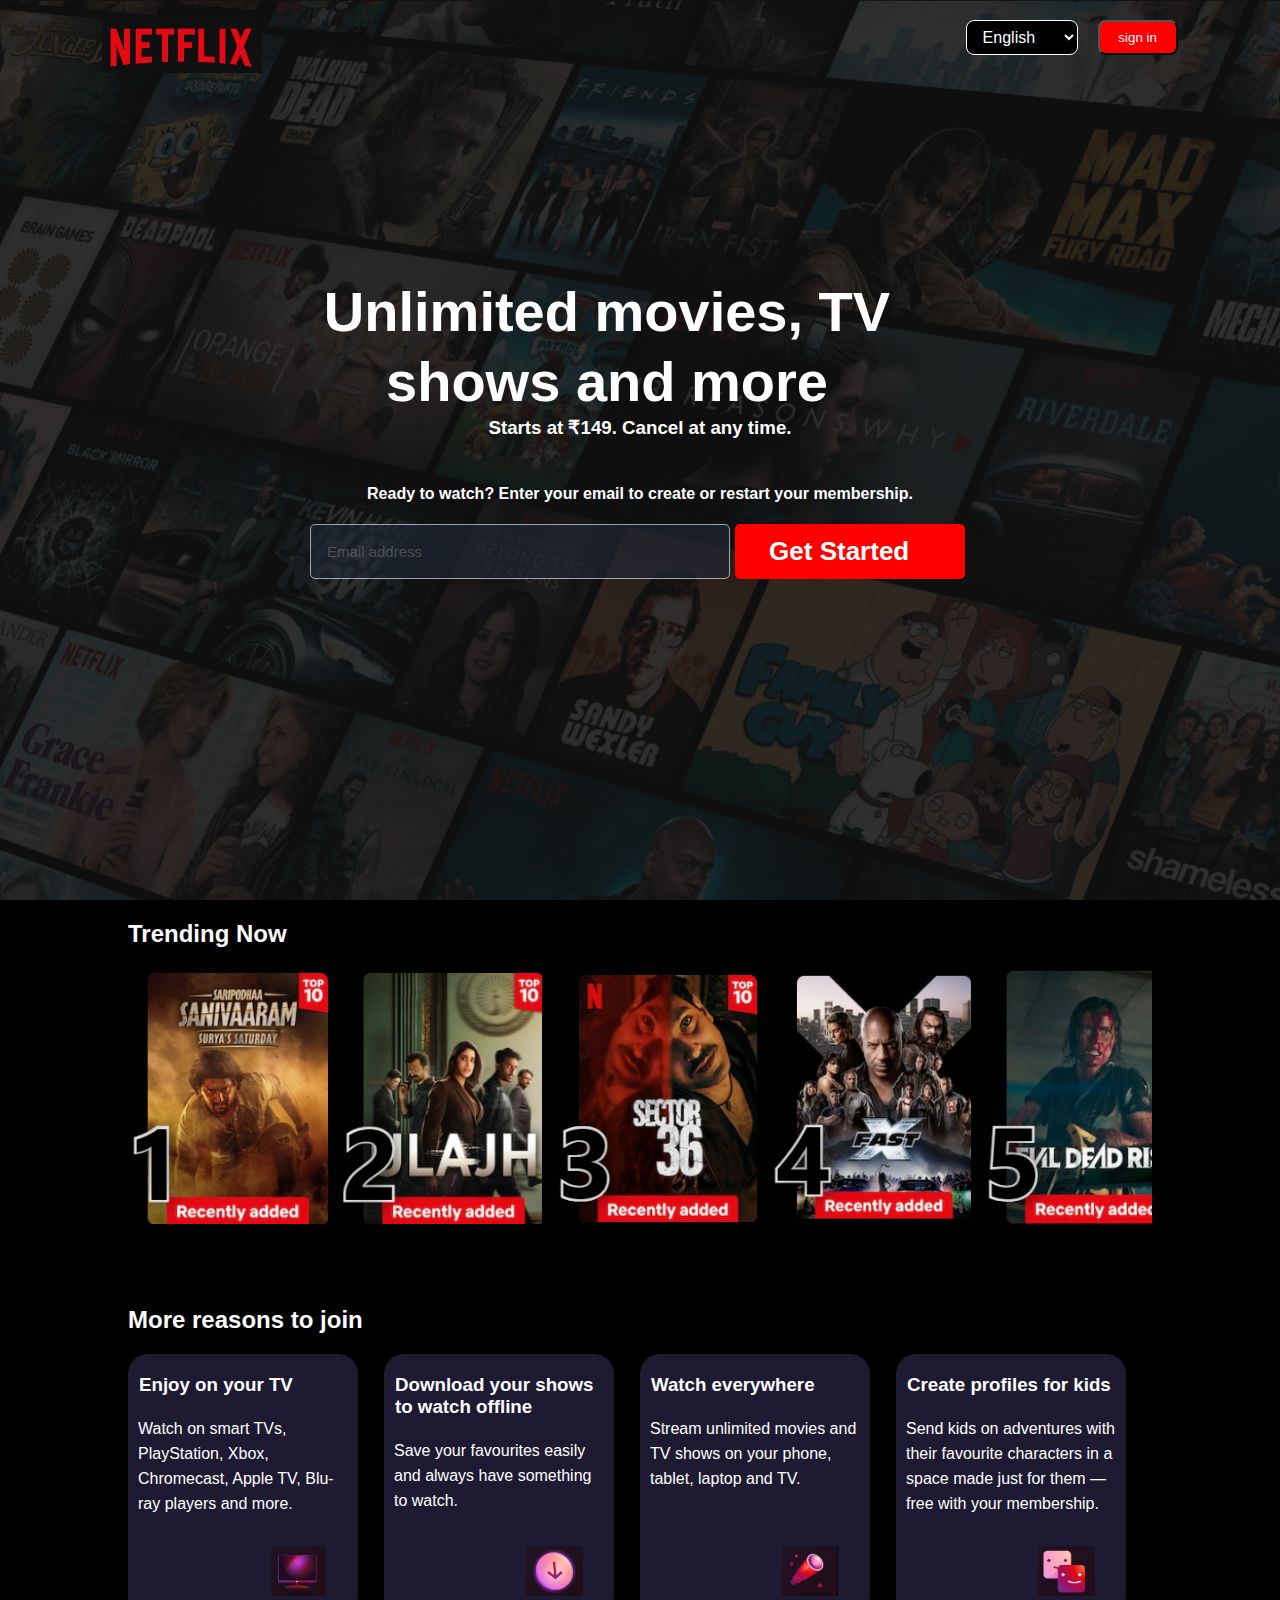
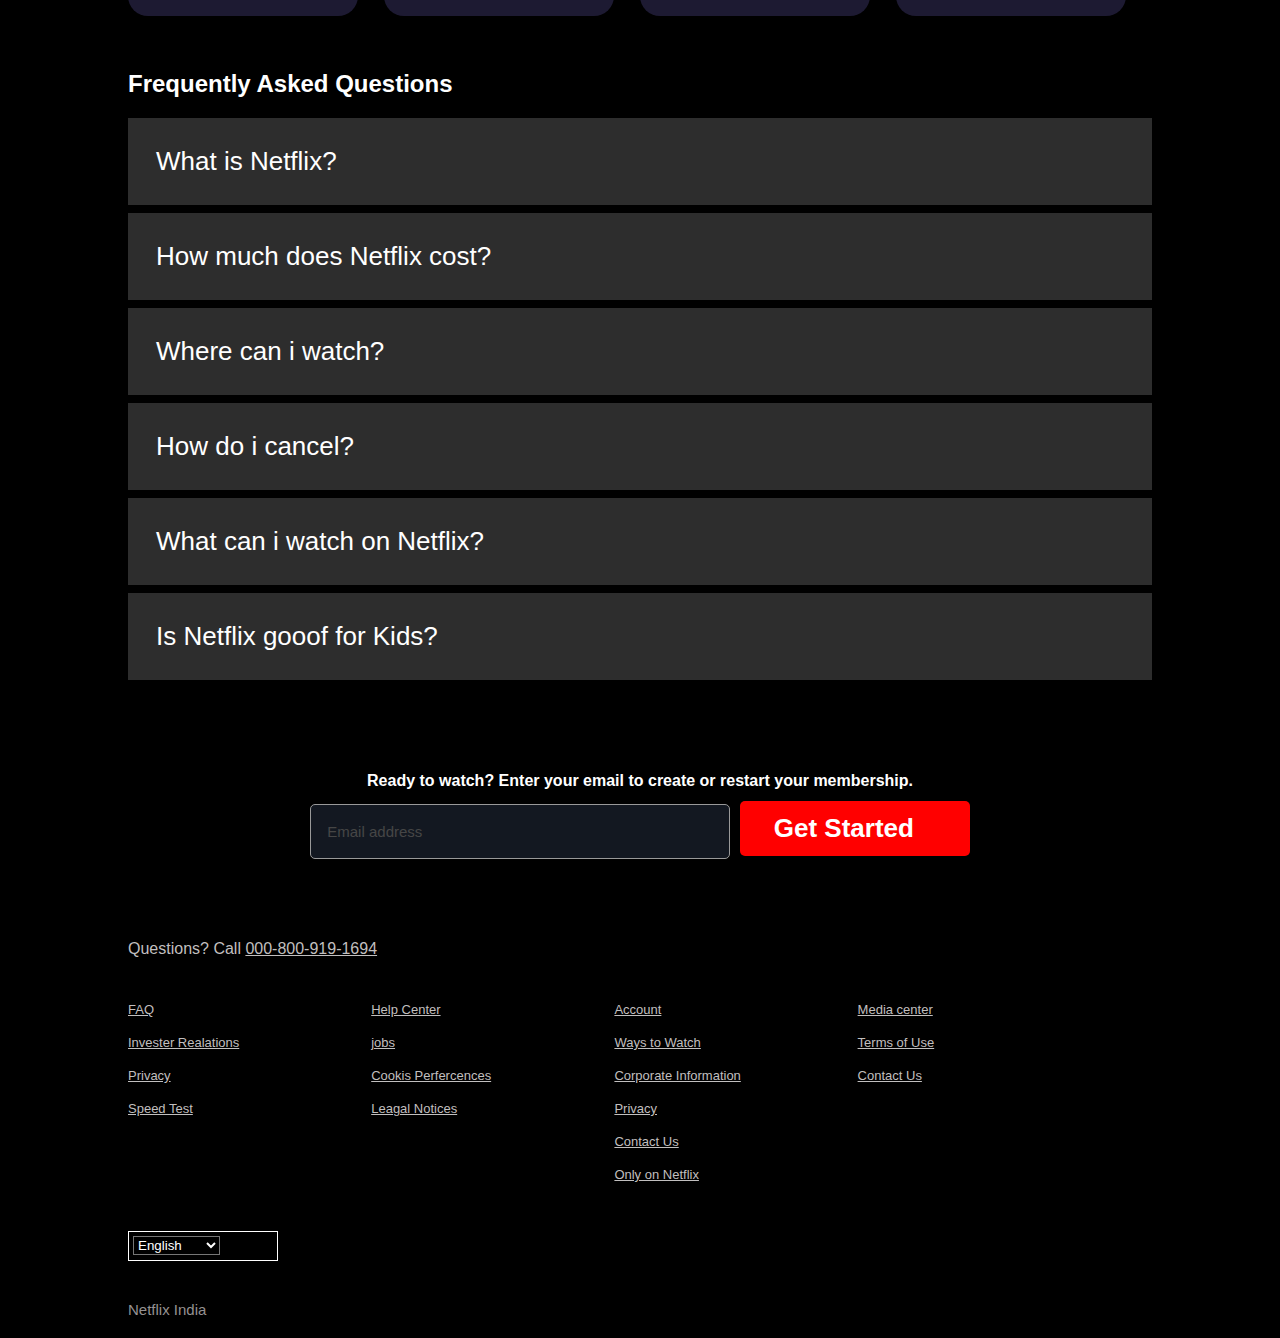
<file: index.html>
<!DOCTYPE html>
<html lang="en">
  <head>
    <meta charset="UTF-8" />
    <meta name="viewport" content="width=device-width, initial-scale=1.0" />
    <title>Netflix Clone</title>
    <link rel="shortcut icon" href="image/favicon.webp" type="image/x-icon">
    <link rel="stylesheet" href="styil.css" />
    <link
      rel="stylesheet"
      href="https://cdnjs.cloudflare.com/ajax/libs/font-awesome/6.6.0/css/all.min.css"
      integrity="sha512-Kc323vGBEqzTmouAECnVceyQqyqdsSiqLQISBL29aUW4U/M7pSPA/gEUZQqv1cwx4OnYxTxve5UMg5GT6L4JJg=="
      crossorigin="anonymous"
      referrerpolicy="no-referrer"
    />
  </head>
  <body>
    <div class="page1">
      <nav>
        <img class="nav-logo" src="image/netflixLogoImage.jpg" alt="" />
        <div class="nav-but">
          <div class="language-but">
            <i class="fa-solid fa-language"></i>
            <i class="fa-solid fa-sort-down"></i>
            <select>
              <option value="">English</option>
              <option value="">हिन्दी</option>
              <option value="">Malayalam</option>
              <option value="">Tamil</option>
            </select>
          </div>
          <button class="signin-but">sign in</button>
        </div>
      </nav>
      <div class="page1-inner-box">
        <h1>Unlimited movies, TV shows and more</h1>
        <h3>Starts at ₹149. Cancel at any time.</h3>
        <h4>
          Ready to watch? Enter your email to create or restart your membership.
        </h4>
        <div class="page1-inner2">
          <input type="email" placeholder="Email address" />
          <button class="getStarted">
            Get Started &nbsp&nbsp<i class="fa-solid fa-greater-than"></i>
          </button>
        </div>
      </div>
    </div>

    <div class="page2">
      <h2>Trending Now</h2>
      <div class="trending">
        <img src="image/1.png" alt="1" />
        <img src="image/2.png" alt="2" />
        <img src="image/3.png" alt="3" />
        <img src="image/4.png" alt="4" />
        <img src="image/5.png" alt="5" />
        <img src="image/6.png" alt="6" />
        <img src="image/7.png" alt="7" />
        <img src="image/8.png" alt="8" />
        <img src="image/9.png" alt="9" />
      </div>
      <br /><br /><br />
      <h2>More reasons to join</h2>
      <div class="section-01">
        <div class="box">
          <h3>Enjoy on your TV</h3>
          <p>
            Watch on smart TVs, PlayStation, Xbox, Chromecast, Apple TV, Blu-ray
            players and more.
          </p>
          <img src="image/tv-icon.png" alt="tv icons" class="box-icons" />
        </div>
        <div class="box">
          <h3>Download your shows to watch offline</h3>
          <p>Save your favourites easily and always have something to watch.</p>
          <img
            src="image/download-icon.png"
            alt="download icon"
            class="box-icons"
          />
        </div>
        <div class="box">
          <h3>Watch everywhere</h3>
          <p>
            Stream unlimited movies and TV shows on your phone, tablet, laptop
            and TV.
          </p>
          <img src="image/magic-icon.png" alt="magic icon" class="box-icons" />
        </div>
        <div class="box">
          <h3>Create profiles for kids</h3>
          <p>
            Send kids on adventures with their favourite characters in a space
            made just for them — free with your membership.
          </p>
          <img
            src="image/profile-icons.png"
            alt="profile-icon"
            class="box-icons"
          />
        </div>
      </div>
      <br /><br /><br />
      <h2>Frequently Asked Questions</h2>
      <div class="main-qus">
        <div class="qus">
          <p>What is Netflix?</p>
          <i class="fa-light fa-plus"></i>
        </div>
        <div class="qus">
          <p>How much does Netflix cost?</p>
          <i class="fa-light fa-plus"></i>
        </div>
        <div class="qus">
          <p>Where can i watch?</p>
          <i class="fa-light fa-plus"></i>
        </div>
        <div class="qus">
          <p>How do i cancel?</p>
          <i class="fa-light fa-plus"></i>
        </div>
        <div class="qus">
          <p>What can i watch on Netflix?</p>
          <i class="fa-light fa-plus"></i>
        </div>
        <div class="qus">
          <p>Is Netflix gooof for Kids?</p>
          <i class="fa-light fa-plus"></i>
        </div>
      </div>
      <div class="main-input-section">
        <h4>
          Ready to watch? Enter your email to create or restart your membership.
        </h4>
        <div class="input-section">
          <input type="email" placeholder="Email address" />
          <button class="getStarted">
            Get Started &nbsp&nbsp<i class="fa-solid fa-greater-than"></i>
          </button>
        </div>
      </div>

      <p class="p-call">
        Questions? Call <u> <span>000-800-919-1694</span></u>
      </p>

      <footer>
        <div class="f-box">
          <p><u>FAQ</u></p>
          <p><u>Invester Realations</u></p>
          <p><u>Privacy</u></p>
          <p><u>Speed Test</u></p>
        </div>
        <div class="f-box">
          <p><u>Help Center</u></p>
          <p><u>jobs</u></p>
          <p><u>Cookis Perfercences</u></p>
          <p><u>Leagal Notices</u></p>
        </div>
        <div class="f-box">
          <p><u>Account</u></p>
          <p><u>Ways to Watch</u></p>
          <p><u>Corporate Information</u></p>

          <p><u>Privacy</u></p>
          <p><u>Contact Us</u></p>
          <p><u>Only on Netflix</u></p>
        </div>
        <div class="f-box">
          <p><u>Media center</u></p>
          <p><u>Terms of Use</u></p>
          <p><u>Contact Us</u></p>
        </div>
      </footer>

      <div class="f-language-but">
        <i class="fa-solid fa-language"></i>
        <select>
          <option value="">English</option>
          <option value="">हिन्दी</option>
          <option value="">Malayalam</option>
          <option value="">Tamil</option>
        </select>
      </div>
      <p class="f-p">Netflix India</p>
    </div>
  </body>
</html>
</file>
<file: styil.css>
* {
  margin: 0;
  box-sizing: border-box;
  font-family: sans-serif;
}
.page1 {
  width: 100%;
  height: 100vh;
  /* border: 5px solid blue; */
  background-image: url(image/moviesListCollection.png);
  background-size: cover;
  background-repeat: no-repeat;
  background-position: center;
  position: relative;
  color: white;
  display: flex;
  align-items: center;
  justify-content: center;
}

nav {
  width: 100%;
  height: 75px;
  /* border: 2px solid blue; */
  display: flex;
  align-items: center;
  justify-content: space-between;
  padding: 0 8%;
  position: absolute;
  top: 0;
  left: 0;
}
.nav-logo {
  width: 160px;
  height: 75px;
  margin-top: 15px;
  object-fit: contain;
}
.nav-but {
  /* width: auto;  */
  height: 35px;
  display: flex;
  gap: 10px;
}

.language-but {
  /* width: 122px; */
  height: auto;
  background-color: black;
  border: 1px solid white;
  display: flex;
  align-items: center;
  gap: 8px;
  border-radius: 8px;
}
.language-but select {
  border: none;
  background-color: black;
  color: white;
  font-size: 16px;
}
.fa-language {
  font-size: 20px;
  margin-left: 4px;
}
.language-but .fa-sort-down {
  display: none;
}
.signin-but {
  width: 80px;
  margin-left: 10px;
  border-radius: 8px;
  background-color: red;
  color: white;
}

.signin-but:active {
  transform: scale(0.8);
}
/* ...................... */

.page1-inner-box {
  width: 660px;
  /* height: 500px; */
  /* border: 5px solid blue;   */
  text-align: center;
}

.page1-inner-box h1 {
  font-size: 56px;
  font-weight: bold;
  width: 90%;
  line-height: 70px;
}
.page1-inner-box h4 {
  line-height: 60px;
  margin-top: 25px;
}
.page1-inner2 {
  width: 100%;
  height: 100px;
  /* background-color: green;  */
  display: flex;
  align-items: start;
}

input {
  width: 420px;
  padding: 18px 16px;
  border: 1px solid white;
  background-color: #202938;
  opacity: 0.6;
  font-size: 15px;
  border-radius: 5px;
}
input:hover {
  opacity: 1;
  box-shadow: 0px 0px 10px 2px white;
}
input:active {
  transform: scale(1.1);
}
.getStarted {
  width: 230px;
  padding: 10px 0;
  height: 55px;
  background-color: red;
  margin-left: 5px;
  color: white;
  font-size: 26px;
  font-weight: 600;
  border: none;
  border-radius: 5px;
}
.getStarted:hover {
  padding: 5px;
  border: 1px solid white;
}
.getStarted:active {
  transform: scale(0.9);
}

/* page 2 css properties */

.page2 {
  background-color: black;
  padding: 20px 10%;
  color: white;
}
.trending {
  width: 80vw;
  justify-content: center;
  overflow-x: scroll;
  white-space: nowrap;
  scrollbar-gutter: unset;
  scrollbar-width: none;
}
.trending img {
  margin-right: 10px;
  width: 200px;
  height: 300px;
  object-fit: contain;
}
.trending img:hover {
  scale: 1.1;
  transition: 0.6s;
}

.section-01 {
  display: grid;
  grid-template-columns: 1fr 1fr 1fr 1fr;
  grid-template-rows: 1fr;
  margin-top: 20px;
}
.box {
  width: 90%;
  background-color: #1d1a32;
  padding: 20px 10px 100px 10px;
  border-radius: 20px;
  position: relative;
}
.box h3 {
  margin-left: 1px;
  margin-bottom: 20px;
}
.box p {
  line-height: 25px;
}
.box-icons {
  position: absolute;
  right: 10px;
  bottom: 20px;
  width: 100px;
  height: 50px;
  object-fit: contain;
}

.main-qus {
  margin-top: 20px;
}
.qus {
  display: flex;
  align-items: center;
  justify-content: space-between;
  background-color: #2d2d2d;
  padding: 28px;
  font-size: 26px;
  margin-top: 8px;
}
.qus:hover {
  background-color: #414141;
}

.main-input-section {
  width: 100%;
  height: 200px;
  /* border: 1px solid red; */
  display: flex;
  align-items: center;
  justify-content: center;
  flex-direction: column;
  line-height: 40px;
  padding: 130px 0;
}

.p-call {
  color: rgb(193, 191, 191);
}
.p-call span:hover {
  cursor: pointer;
  color: blue;
}

footer {
  width: 95%;
  display: grid;
  grid-template-columns: 1fr 1fr 1fr 1fr;
  grid-template-rows: 1fr;
  margin-top: 35px;
}
.f-box {
  font-size: 13px;
  line-height: 33px;
  color: rgb(193, 191, 191);
}
.f-box p:hover {
  cursor: pointer;
  color: blue;
}
.f-language-but {
  border: 1px solid white;
  width: 150px;
  height: 30px;
  margin: 40px 0;
}
.f-language-but select {
  background-color: black;
  color: white;
}
.f-p {
  font-size: 15px;
  color: #959191;
}

/*  Responsive using media query  */

@media (width <= 1274px) {
  .page1 {
    height: 50vh;
  }
  .section-01 {
    grid-template-columns: 1fr 1fr;
    grid-template-rows: 1fr 1fr;
  }
  .box {
    margin-bottom: 20px;
  }

  footer {
    grid-template-columns: 1fr 1fr 1fr;
    grid-template-rows: 1fr;
    /* margin: 200px; */
    /* border: 1px solid red; */
  }
  .f-box {
    margin: 10px;
  }
}

@media (width <= 768px) {
  nav {
    padding: 15px;
    padding-top: 20px;
  }
  .page1 {
    height: 70vh;
  }
  .nav-logo {
    width: 110px;
    height: 38px;
    object-fit: contain;
    margin-top: 2px;
    margin-left: 10px;
  }
  select {
    display: none;
  }
  .language-but {
    width: 60px;
    border-radius: 5px;
  }
  .language-but .fa-sort-down {
    display: inline;
    margin-top: -8px;
  }
  .page1-inner-box h1 {
    font-size: 30px;
    line-height: 44px;
    padding: 10px;
  }
  .page1-inner-box h3 {
    font-size: 15px;
  }
  .page1-inner-box h4 {
    font-size: 16px;
    padding: 10px;
    line-height: 26px;
  }

  .page1-inner2 {
    flex-direction: column;
    align-items: center;
    justify-content: center;
  }
  input {
    margin: 30px;
    width: 80%;
  }

  .getStarted {
    width: 150px;
    padding: 10px;
    font-size: 18px;
  }
  /* page 2 */

  .page2 {
    padding: 10px 20px;
  }
  .trending {
    margin-top: 10px;
    width: 100%;
  }
  .trending img {
    width: 123px;
    height: 134px;
  }

  .section-01 {
    grid-template-columns: 1fr;
    grid-template-rows: 1fr 1fr 1fr 1fr;
    /* margin: 0; */
  }
  .box {
    width: 100%;
    height: 207px;
  }
  .qus {
    padding: 20px;
    font-size: 18px;
  }
  .main-input-section {
    width: 100%;
    height: 230px;
    line-height: 15px;
    margin-top: 50px;
  }
  .main-input-section h4 {
    line-height: 20px;
  }

  .input-section {
    display: flex;
    flex-direction: column;
  }
  input {
    margin: 20px 0;
    width: 90vw;
  }
  .getStarted {
    width: 140px;
    height: 50px;
    font-size: 15px;
  }

  .p-call {
    line-height: 80px;
  }
  footer {
    grid-template-columns: 1fr 1fr;
    grid-template-rows: 1fr 1fr;
    height: 358px;
  }

  .f-p {
    line-height: 100px;
    padding: 10px;
  }
}
</file>
